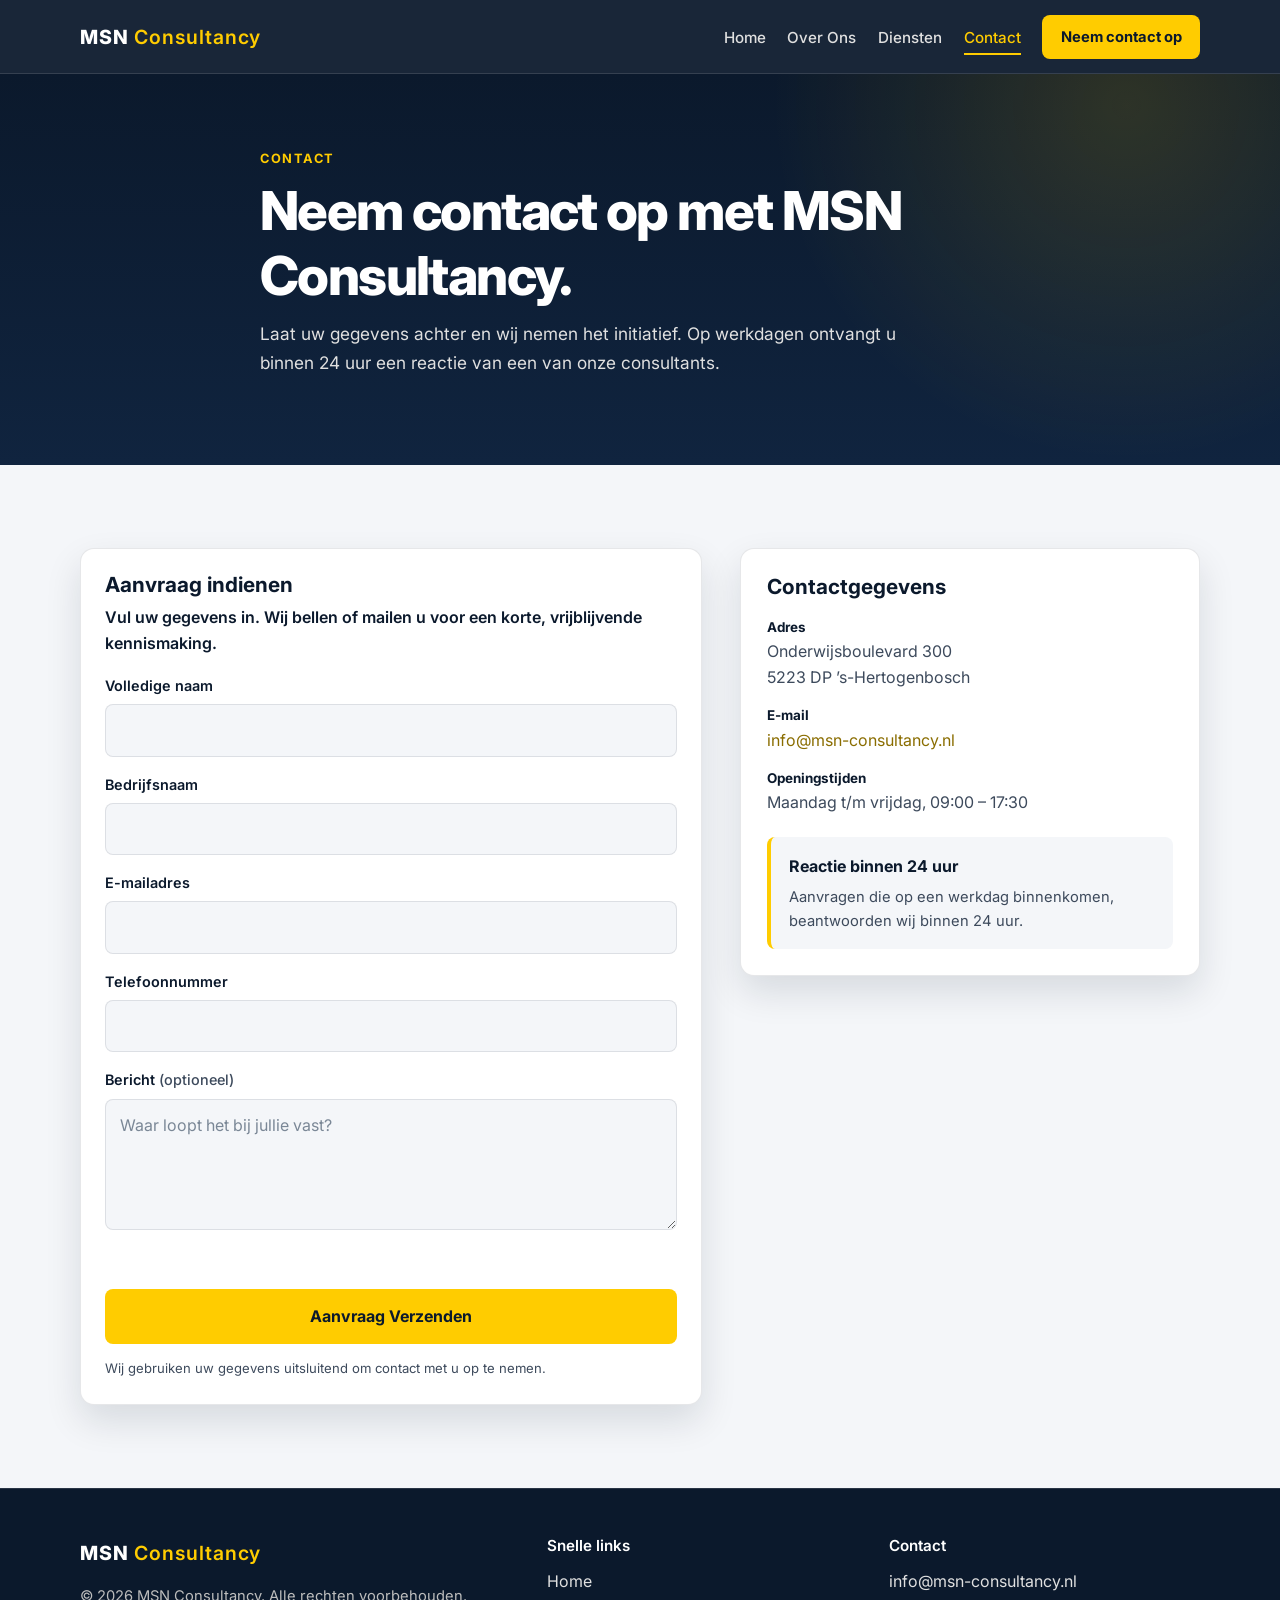
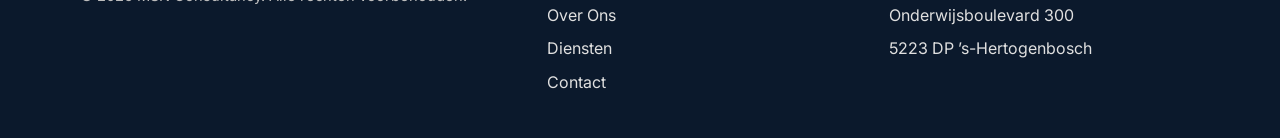
<file: contact.html>
<!DOCTYPE html>
<html lang="nl">
<head>
  <meta charset="UTF-8">
  <meta name="viewport" content="width=device-width, initial-scale=1.0">
  <meta name="description" content="Neem contact op met MSN Consultancy. Wij reageren op werkdagen binnen 24 uur.">
  <title>Contact | MSN Consultancy</title>
  <link rel="preconnect" href="https://fonts.googleapis.com">
  <link rel="preconnect" href="https://fonts.gstatic.com" crossorigin>
  <link href="https://fonts.googleapis.com/css2?family=Inter:wght@400;500;600;700;800&display=swap" rel="stylesheet">
  <link rel="stylesheet" href="style.css">
</head>
<body>
  <header class="header">
    <div class="container nav-wrap">
      <a href="index.html" class="logo" aria-label="MSN Consultancy home">MSN <span class="logo-accent">Consultancy</span></a>
      <button class="nav-toggle" id="navToggle" aria-label="Menu openen" aria-expanded="false" aria-controls="primaryNav">
        <span></span>
        <span></span>
        <span></span>
      </button>
      <nav class="nav" id="primaryNav" aria-label="Hoofdnavigatie">
        <ul class="nav-list">
          <li><a href="index.html" class="nav-link">Home</a></li>
          <li><a href="over-ons.html" class="nav-link">Over Ons</a></li>
          <li><a href="diensten.html" class="nav-link">Diensten</a></li>
          <li><a href="contact.html" class="nav-link">Contact</a></li>
          <li class="nav-cta-item"><a href="contact.html" class="btn btn-primary nav-cta">Neem contact op</a></li>
        </ul>
      </nav>
    </div>
  </header>

  <main>
    <section class="page-hero">
      <div class="container page-hero-inner">
        <p class="eyebrow">Contact</p>
        <h1>Neem contact op met MSN Consultancy.</h1>
        <p class="hero-sub">Laat uw gegevens achter en wij nemen het initiatief. Op werkdagen ontvangt u binnen 24 uur een reactie van een van onze consultants.</p>
      </div>
    </section>

    <section class="section section-light">
      <div class="container contact-layout">
        <form class="contact-form" id="contactForm" action="https://formspree.io/f/xjyvoypo" method="POST" novalidate>
          <h2 class="form-title">Aanvraag indienen</h2>
          <p class="form-intro">Vul uw gegevens in. Wij bellen of mailen u voor een korte, vrijblijvende kennismaking.</p>
          <div class="form-field">
            <label for="name">Volledige naam</label>
            <input type="text" id="name" name="name" autocomplete="name" required>
          </div>
          <div class="form-field">
            <label for="company">Bedrijfsnaam</label>
            <input type="text" id="company" name="company" autocomplete="organization" required>
          </div>
          <div class="form-field">
            <label for="email">E-mailadres</label>
            <input type="email" id="email" name="email" autocomplete="email" required>
          </div>
          <div class="form-field">
            <label for="phone">Telefoonnummer</label>
            <input type="tel" id="phone" name="phone" autocomplete="tel" required>
          </div>
          <div class="form-field">
            <label for="message">Bericht <span class="optional">(optioneel)</span></label>
            <textarea id="message" name="message" rows="4" placeholder="Waar loopt het bij jullie vast?"></textarea>
          </div>
          <p class="form-status" id="formStatus" role="status" aria-live="polite"></p>
          <button type="submit" class="btn btn-primary btn-block">Aanvraag Verzenden</button>
          <p class="form-note">Wij gebruiken uw gegevens uitsluitend om contact met u op te nemen.</p>
        </form>

        <div class="form-success" id="formSuccess" role="status" aria-live="polite" tabindex="-1" hidden>
          <span class="form-success-icon" aria-hidden="true">✓</span>
          <h2>Bedankt, je bericht is verzonden.</h2>
          <p>We nemen zo snel mogelijk contact op. Op werkdagen reageren we binnen 24 uur.</p>
          <p class="form-note">Liever direct schakelen? Mail ons op <a href="mailto:info@msn-consultancy.nl">info@msn-consultancy.nl</a>.</p>
        </div>

        <aside class="contact-card">
          <h2 class="contact-card-title">Contactgegevens</h2>
          <ul class="contact-details">
            <li>
              <strong>Adres</strong>
              Onderwijsboulevard 300<br>
              5223 DP ’s-Hertogenbosch
            </li>
            <li>
              <strong>E-mail</strong>
              <a href="mailto:info@msn-consultancy.nl">info@msn-consultancy.nl</a>
            </li>
            <li>
              <strong>Openingstijden</strong>
              Maandag t/m vrijdag, 09:00 – 17:30
            </li>
          </ul>
          <div class="response-note">
            <p class="response-title">Reactie binnen 24 uur</p>
            <p>Aanvragen die op een werkdag binnenkomen, beantwoorden wij binnen 24 uur.</p>
          </div>
        </aside>
      </div>
    </section>
  </main>

  <footer class="footer">
    <div class="container footer-grid">
      <div>
        <a href="index.html" class="footer-brand" aria-label="MSN Consultancy home">MSN <span class="logo-accent">Consultancy</span></a>
        <p class="footer-copy">© 2026 MSN Consultancy. Alle rechten voorbehouden.</p>
      </div>
      <div>
        <h3>Snelle links</h3>
        <ul class="footer-links">
          <li><a href="index.html">Home</a></li>
          <li><a href="over-ons.html">Over Ons</a></li>
          <li><a href="diensten.html">Diensten</a></li>
          <li><a href="contact.html">Contact</a></li>
        </ul>
      </div>
      <div>
        <h3>Contact</h3>
        <ul class="footer-links">
          <li><a href="mailto:info@msn-consultancy.nl">info@msn-consultancy.nl</a></li>
          <li>Onderwijsboulevard 300</li>
          <li>5223 DP ’s-Hertogenbosch</li>
        </ul>
      </div>
    </div>
  </footer>

  <script src="script.js"></script>
</body>
</html>
</file>
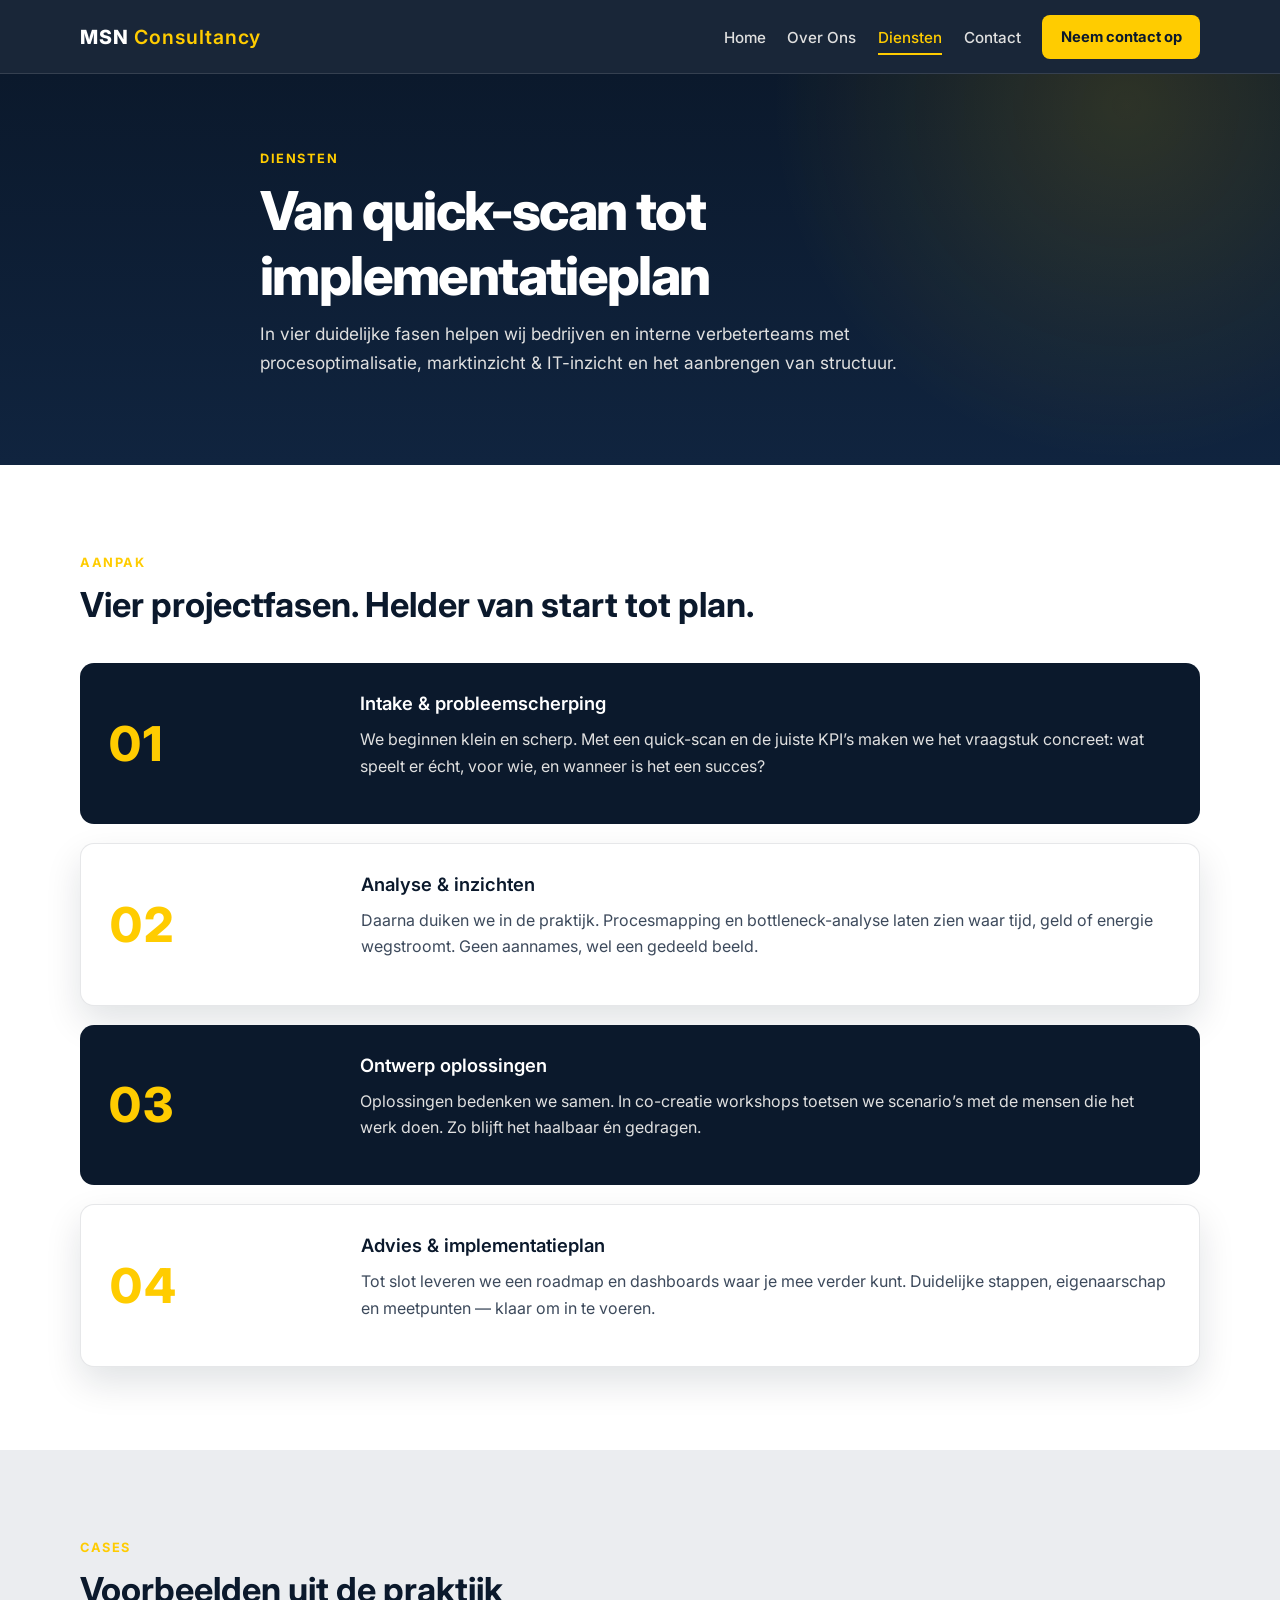
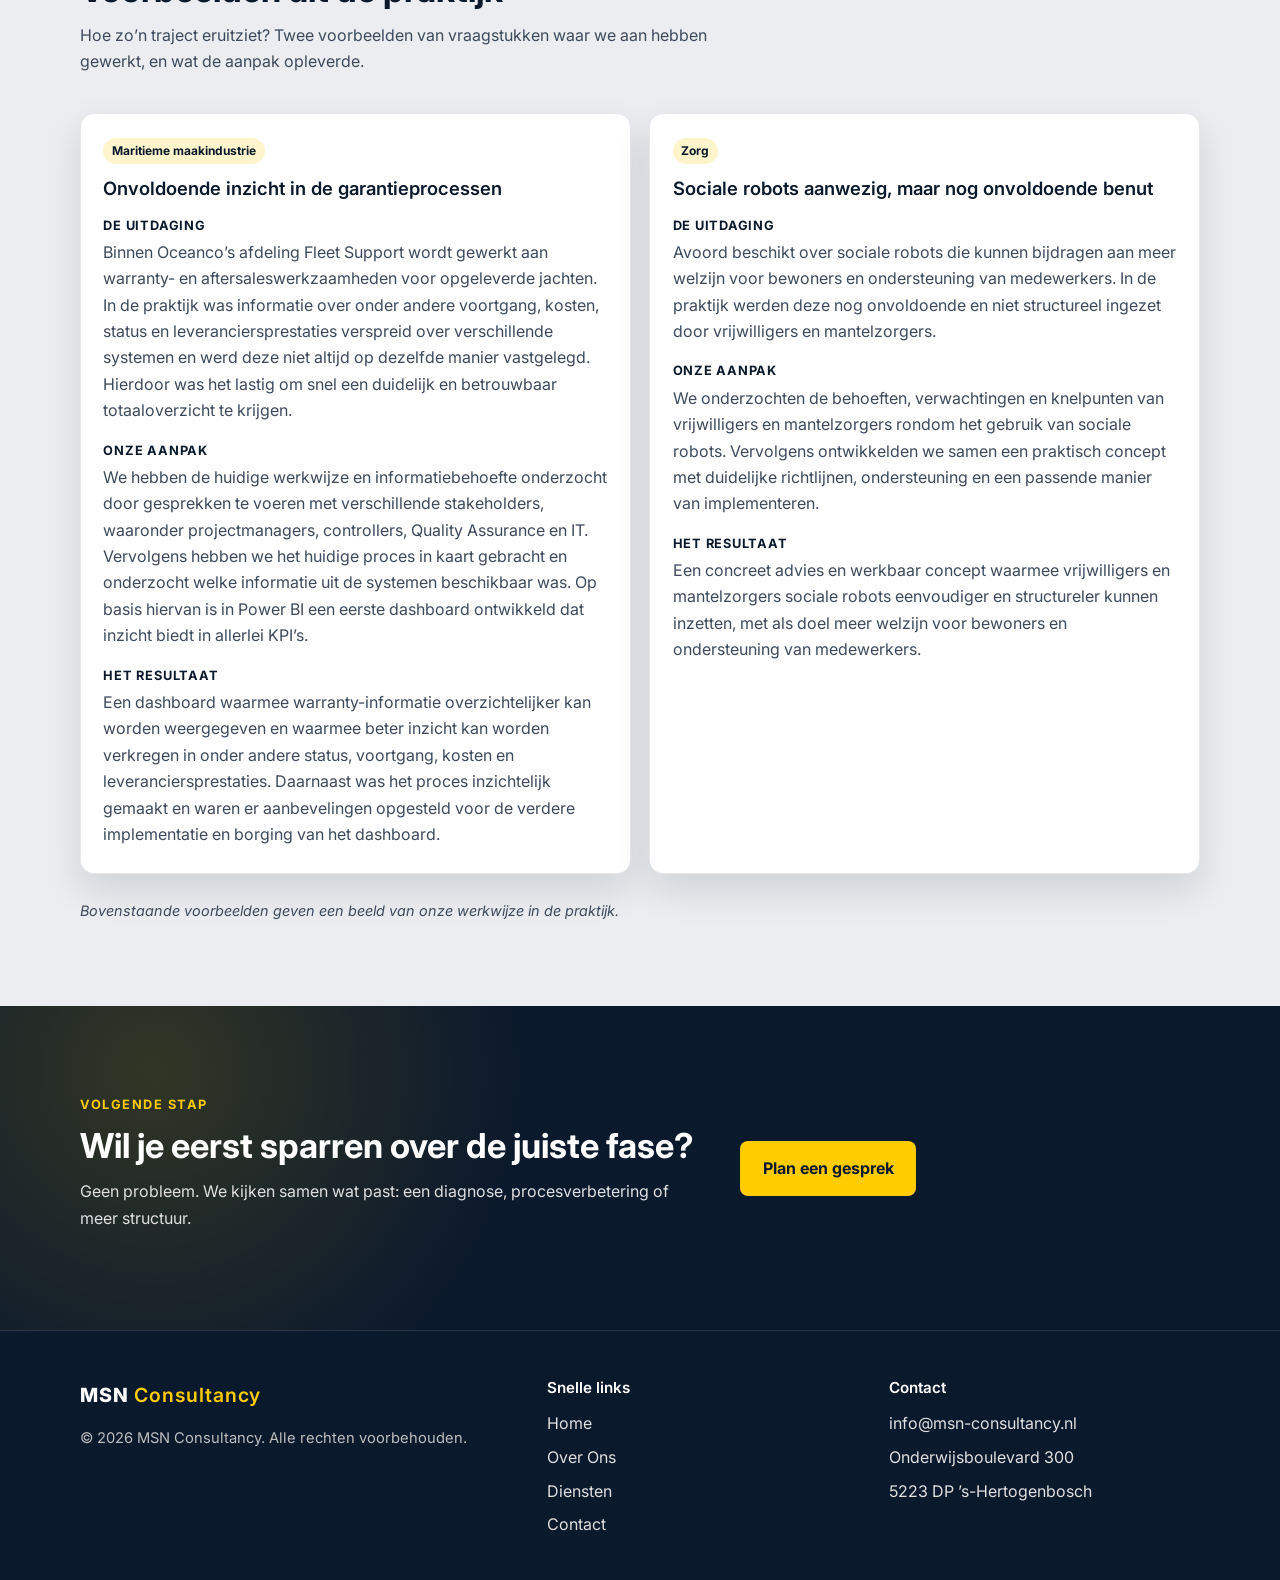
<file: diensten.html>
<!DOCTYPE html>
<html lang="nl">
<head>
  <meta charset="UTF-8">
  <meta name="viewport" content="width=device-width, initial-scale=1.0">
  <meta name="description" content="Diensten van MSN Consultancy: procesoptimalisatie, financieel & IT-inzicht en structuur in vier duidelijke projectfasen.">
  <title>Diensten | MSN Consultancy</title>
  <link rel="preconnect" href="https://fonts.googleapis.com">
  <link rel="preconnect" href="https://fonts.gstatic.com" crossorigin>
  <link href="https://fonts.googleapis.com/css2?family=Inter:wght@400;500;600;700;800&display=swap" rel="stylesheet">
  <link rel="stylesheet" href="style.css">
</head>
<body>
  <header class="header">
    <div class="container nav-wrap">
      <a href="index.html" class="logo" aria-label="MSN Consultancy home">MSN <span class="logo-accent">Consultancy</span></a>
      <button class="nav-toggle" id="navToggle" aria-label="Menu openen" aria-expanded="false" aria-controls="primaryNav">
        <span></span>
        <span></span>
        <span></span>
      </button>
      <nav class="nav" id="primaryNav" aria-label="Hoofdnavigatie">
        <ul class="nav-list">
          <li><a href="index.html" class="nav-link">Home</a></li>
          <li><a href="over-ons.html" class="nav-link">Over Ons</a></li>
          <li><a href="diensten.html" class="nav-link">Diensten</a></li>
          <li><a href="contact.html" class="nav-link">Contact</a></li>
          <li class="nav-cta-item"><a href="contact.html" class="btn btn-primary nav-cta">Neem contact op</a></li>
        </ul>
      </nav>
    </div>
  </header>

  <main>
    <section class="page-hero">
      <div class="container page-hero-inner">
        <p class="eyebrow">Diensten</p>
        <h1>Van quick-scan tot implementatieplan</h1>
        <p class="hero-sub"> In vier duidelijke fasen helpen wij bedrijven en interne verbeterteams met procesoptimalisatie, marktinzicht &amp; IT-inzicht en het aanbrengen van structuur.</p>
      </div>
    </section>


    <section class="section section-white">
      <div class="container">
        <div class="section-header">
          <p class="eyebrow">Aanpak</p>
          <h2>Vier projectfasen. Helder van start tot plan.</h2>
        </div>
        <div class="service-stack">
          <article class="service-block dark">
            <span class="service-num">01</span>
            <div>
              <h3>Intake &amp; probleemscherping</h3>
              <p>
                We beginnen klein en scherp. Met een quick-scan en de juiste KPI’s maken we het vraagstuk
                concreet: wat speelt er écht, voor wie, en wanneer is het een succes?
              </p>
            </div>
          </article>
          <article class="service-block light">
            <span class="service-num">02</span>
            <div>
              <h3>Analyse &amp; inzichten</h3>
              <p>
                Daarna duiken we in de praktijk. Procesmapping en bottleneck-analyse laten zien waar
                tijd, geld of energie wegstroomt. Geen aannames, wel een gedeeld beeld.
              </p>
            </div>
          </article>
          <article class="service-block dark">
            <span class="service-num">03</span>
            <div>
              <h3>Ontwerp oplossingen</h3>
              <p>
                Oplossingen bedenken we samen. In co-creatie workshops toetsen we scenario’s met
                de mensen die het werk doen. Zo blijft het haalbaar én gedragen.
              </p>
            </div>
          </article>
          <article class="service-block light">
            <span class="service-num">04</span>
            <div>
              <h3>Advies &amp; implementatieplan</h3>
              <p>
                Tot slot leveren we een roadmap en dashboards waar je mee verder kunt. Duidelijke
                stappen, eigenaarschap en meetpunten — klaar om in te voeren.
              </p>
            </div>
          </article>
        </div>
      </div>
    </section>

    <section class="section section-muted">
      <div class="container">
        <div class="section-header">
          <p class="eyebrow">Cases</p>
          <h2>Voorbeelden uit de praktijk</h2>
          <p>Hoe zo’n traject eruitziet? Twee voorbeelden van vraagstukken waar we aan hebben gewerkt, en wat de aanpak opleverde.</p>
        </div>
        <div class="cards-grid cards-grid-2">
          <article class="case-card">
            <span class="case-sector">Maritieme maakindustrie</span>
            <h3>Onvoldoende inzicht in de garantieprocessen</h3>
            <p class="case-label"><strong>De uitdaging</strong></p>
            <p>Binnen Oceanco’s afdeling Fleet Support wordt gewerkt aan warranty- en aftersaleswerkzaamheden voor opgeleverde jachten. In de praktijk was informatie over onder andere voortgang, kosten, status en leveranciersprestaties verspreid over verschillende systemen en werd deze niet altijd op dezelfde manier vastgelegd. Hierdoor was het lastig om snel een duidelijk en betrouwbaar totaaloverzicht te krijgen.</p>
            <p class="case-label"><strong>Onze aanpak</strong></p>
            <p>We hebben de huidige werkwijze en informatiebehoefte onderzocht door gesprekken te voeren met verschillende stakeholders, waaronder projectmanagers, controllers, Quality Assurance en IT. Vervolgens hebben we het huidige proces in kaart gebracht en onderzocht welke informatie uit de systemen beschikbaar was. Op basis hiervan is in Power BI een eerste dashboard ontwikkeld dat inzicht biedt in allerlei KPI’s.</p>
            <p class="case-label"><strong>Het resultaat</strong></p>
            <p>Een dashboard waarmee warranty-informatie overzichtelijker kan worden weergegeven en waarmee beter inzicht kan worden verkregen in onder andere status, voortgang, kosten en leveranciersprestaties. Daarnaast was het proces inzichtelijk gemaakt en waren er aanbevelingen opgesteld voor de verdere implementatie en borging van het dashboard.</p>
          </article>
          <article class="case-card">
            <span class="case-sector">Zorg</span>
            <h3>Sociale robots aanwezig, maar nog onvoldoende benut</h3>
            <p class="case-label"><strong>De uitdaging</strong></p>
            <p>Avoord beschikt over sociale robots die kunnen bijdragen aan meer welzijn voor bewoners en ondersteuning van medewerkers. In de praktijk werden deze nog onvoldoende en niet structureel ingezet door vrijwilligers en mantelzorgers.</p>
            <p class="case-label"><strong>Onze aanpak</strong></p>
            <p>We onderzochten de behoeften, verwachtingen en knelpunten van vrijwilligers en mantelzorgers rondom het gebruik van sociale robots. Vervolgens ontwikkelden we samen een praktisch concept met duidelijke richtlijnen, ondersteuning en een passende manier van implementeren.</p>
            <p class="case-label"><strong>Het resultaat</strong></p>
            <p>Een concreet advies en werkbaar concept waarmee vrijwilligers en mantelzorgers sociale robots eenvoudiger en structureler kunnen inzetten, met als doel meer welzijn voor bewoners en ondersteuning van medewerkers.</p>
          </article>
        </div>
        <p class="case-disclaimer">Bovenstaande voorbeelden geven een beeld van onze werkwijze in de praktijk.</p>
      </div>
    </section>

    <section class="section cta-band">
      <div class="container cta-split">
        <div>
          <p class="eyebrow">Volgende stap</p>
          <h2>Wil je eerst sparren over de juiste fase?</h2>
          <p>Geen probleem. We kijken samen wat past: een diagnose, procesverbetering of meer structuur.</p>
        </div>
        <div>
          <a href="contact.html" class="btn btn-primary">Plan een gesprek</a>
        </div>
      </div>
    </section>
  </main>

  <footer class="footer">
    <div class="container footer-grid">
      <div>
        <a href="index.html" class="footer-brand" aria-label="MSN Consultancy home">MSN <span class="logo-accent">Consultancy</span></a>
        <p class="footer-copy">© 2026 MSN Consultancy. Alle rechten voorbehouden.</p>
      </div>
      <div>
        <h3>Snelle links</h3>
        <ul class="footer-links">
          <li><a href="index.html">Home</a></li>
          <li><a href="over-ons.html">Over Ons</a></li>
          <li><a href="diensten.html">Diensten</a></li>
          <li><a href="contact.html">Contact</a></li>
        </ul>
      </div>
      <div>
        <h3>Contact</h3>
        <ul class="footer-links">
          <li><a href="mailto:info@msn-consultancy.nl">info@msn-consultancy.nl</a></li>
          <li>Onderwijsboulevard 300</li>
          <li>5223 DP ’s-Hertogenbosch</li>
        </ul>
      </div>
    </div>
  </footer>

  <script src="script.js"></script>
</body>
</html>
</file>
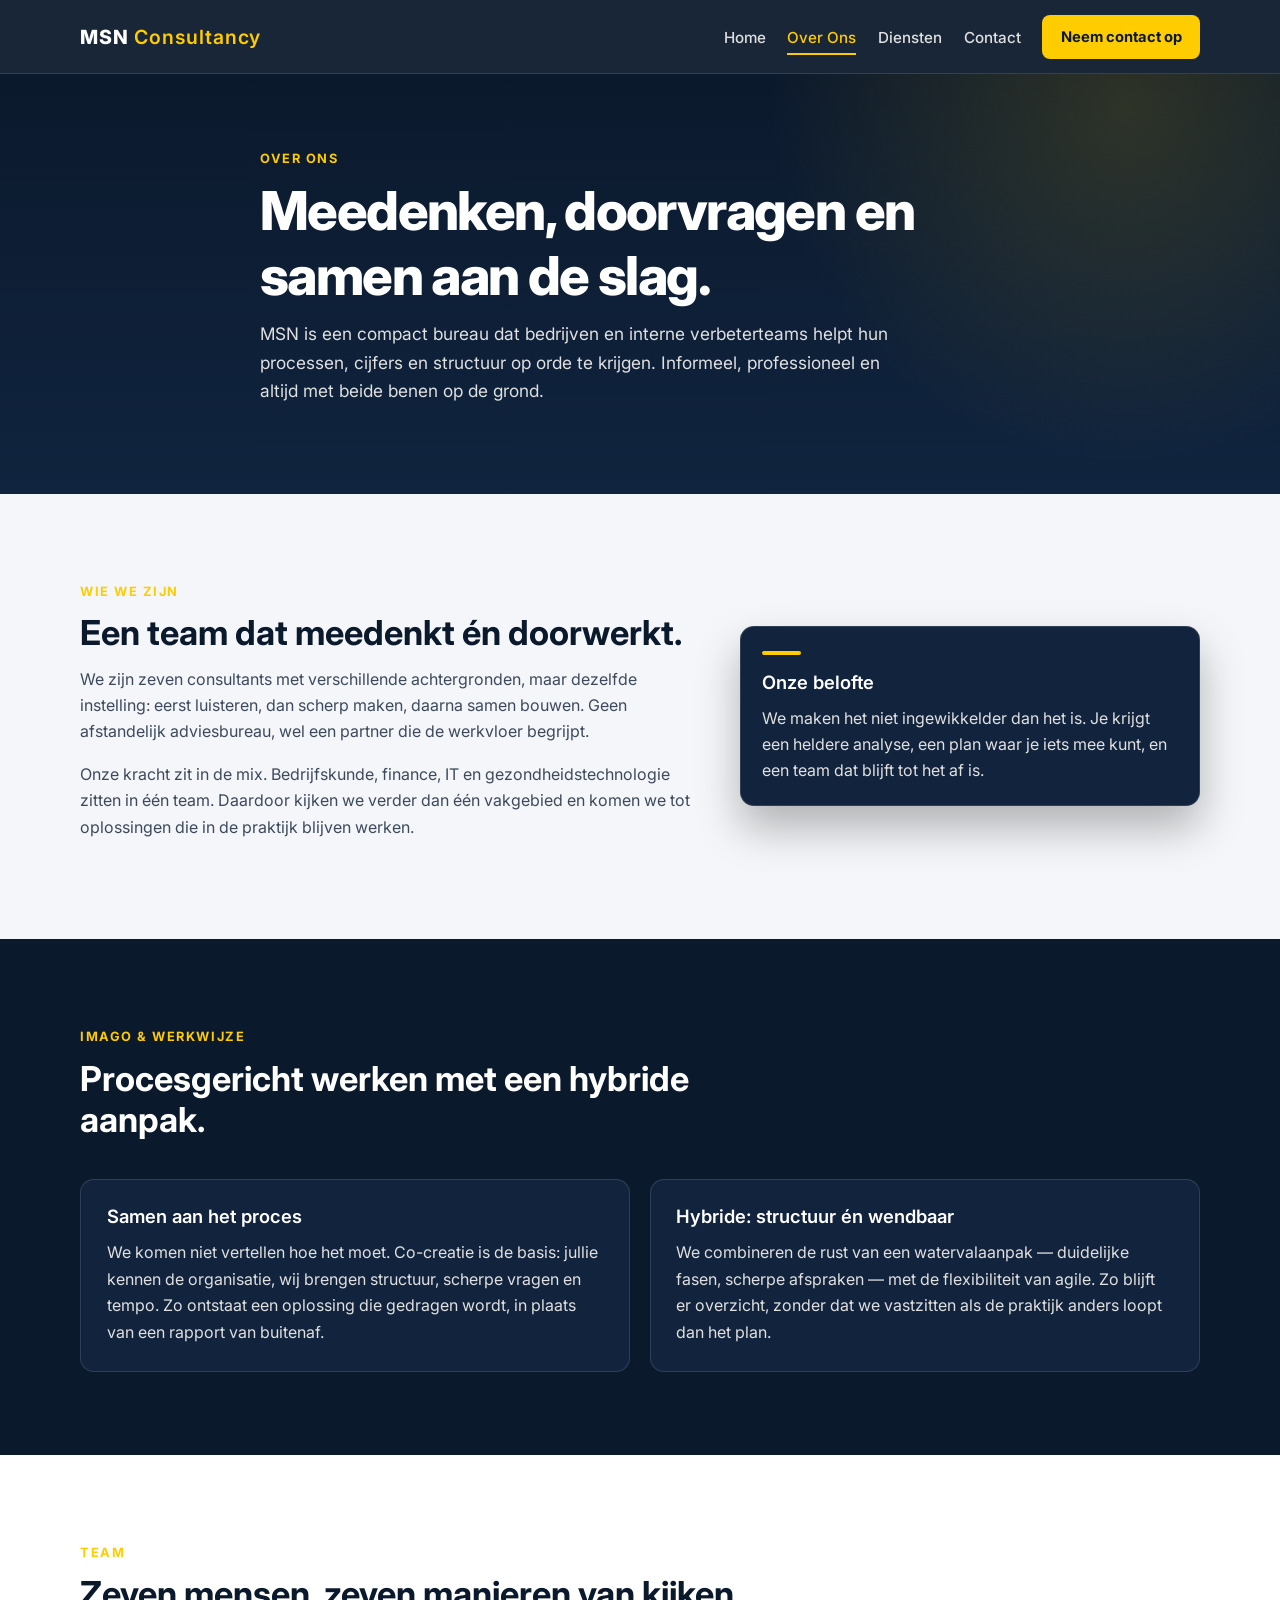
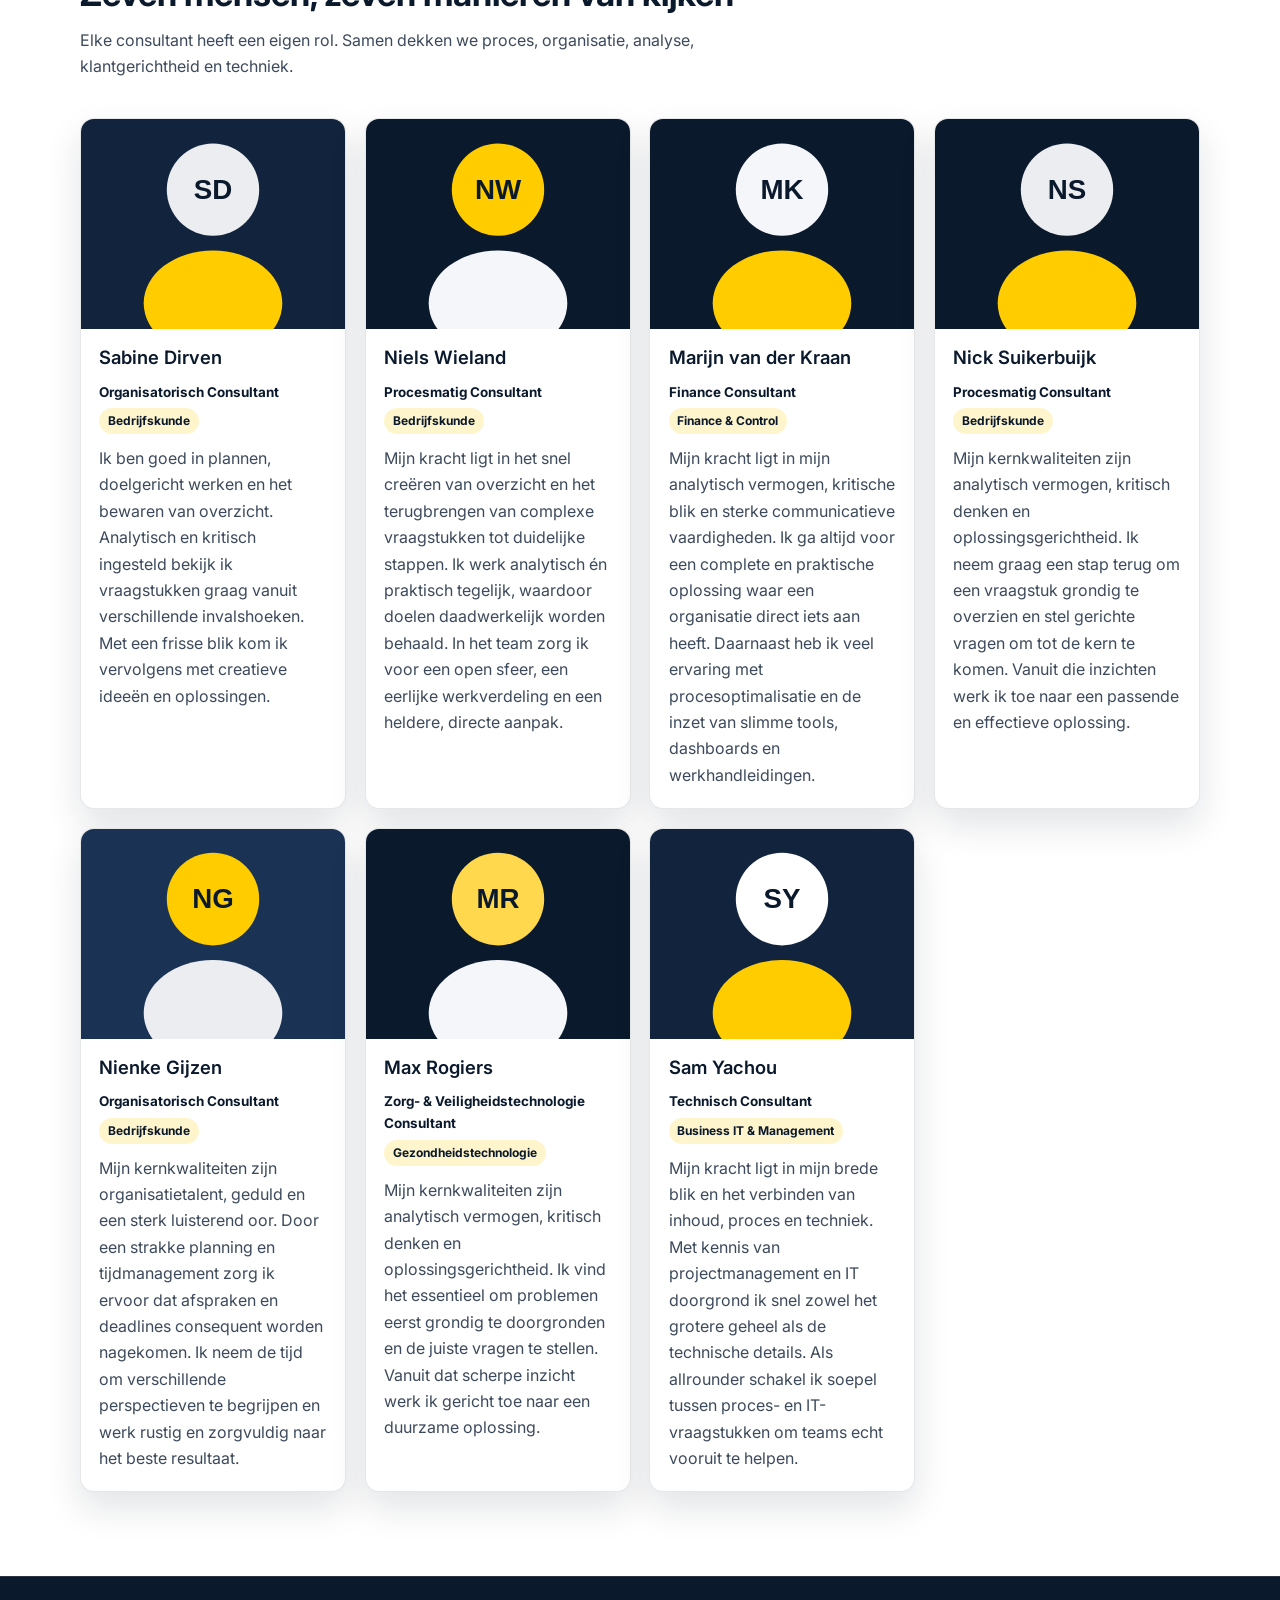
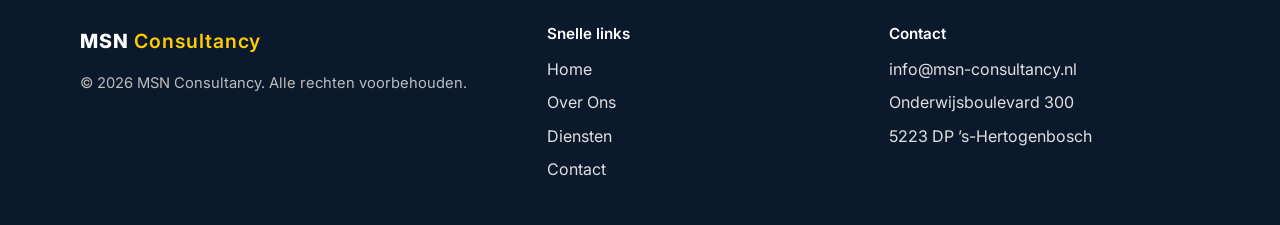
<file: over-ons.html>
<!DOCTYPE html>
<html lang="nl">
<head>
  <meta charset="UTF-8">
  <meta name="viewport" content="width=device-width, initial-scale=1.0">
  <meta name="description" content="Over MSN Consultancy: hybride werkwijze en het team van zeven consultants.">
  <title>Over Ons | MSN Consultancy</title>
  <link rel="preconnect" href="https://fonts.googleapis.com">
  <link rel="preconnect" href="https://fonts.gstatic.com" crossorigin>
  <link href="https://fonts.googleapis.com/css2?family=Inter:wght@400;500;600;700;800&display=swap" rel="stylesheet">
  <link rel="stylesheet" href="style.css">
</head>
<body>
  <header class="header">
    <div class="container nav-wrap">
      <a href="index.html" class="logo" aria-label="MSN Consultancy home">MSN <span class="logo-accent">Consultancy</span></a>
      <button class="nav-toggle" id="navToggle" aria-label="Menu openen" aria-expanded="false" aria-controls="primaryNav">
        <span></span>
        <span></span>
        <span></span>
      </button>
      <nav class="nav" id="primaryNav" aria-label="Hoofdnavigatie">
        <ul class="nav-list">
          <li><a href="index.html" class="nav-link">Home</a></li>
          <li><a href="over-ons.html" class="nav-link">Over Ons</a></li>
          <li><a href="diensten.html" class="nav-link">Diensten</a></li>
          <li><a href="contact.html" class="nav-link">Contact</a></li>
          <li class="nav-cta-item"><a href="contact.html" class="btn btn-primary nav-cta">Neem contact op</a></li>
        </ul>
      </nav>
    </div>
  </header>

  <main>
    <section class="page-hero">
      <div class="container page-hero-inner">
        <p class="eyebrow">Over ons</p>
        <h1>Meedenken, doorvragen en samen aan de slag.</h1>
        <p class="hero-sub">MSN is een compact bureau dat bedrijven en interne verbeterteams helpt hun processen, cijfers en structuur op orde te krijgen. Informeel, professioneel en altijd met beide benen op de grond.</p>
      </div>
    </section>

    <section class="section section-light">
      <div class="container vision-grid">
        <div>
          <p class="eyebrow">Wie we zijn</p>
          <h2>Een team dat meedenkt én doorwerkt.</h2>
          <p>
            We zijn zeven consultants met verschillende achtergronden, maar dezelfde instelling:
            eerst luisteren, dan scherp maken, daarna samen bouwen. Geen afstandelijk adviesbureau,
            wel een partner die de werkvloer begrijpt.
          </p>
          <p>
            Onze kracht zit in de mix. Bedrijfskunde, finance, IT en gezondheidstechnologie zitten
            in één team. Daardoor kijken we verder dan één vakgebied en komen we tot oplossingen
            die in de praktijk blijven werken.
          </p>
        </div>
        <aside class="card card-dark">
          <div class="card-accent"></div>
          <h3>Onze belofte</h3>
          <p>We maken het niet ingewikkelder dan het is. Je krijgt een heldere analyse, een plan waar je iets mee kunt, en een team dat blijft tot het af is.</p>
        </aside>
      </div>
    </section>

    <section class="section section-navy">
      <div class="container">
        <div class="section-header">
          <p class="eyebrow">Imago &amp; werkwijze</p>
          <h2>Procesgericht werken met een hybride aanpak.</h2>
        </div>
        <div class="method-grid">
          <article class="method-card">
            <h3>Samen aan het proces</h3>
            <p>
              We komen niet vertellen hoe het moet. Co-creatie is de basis: jullie kennen de
              organisatie, wij brengen structuur, scherpe vragen en tempo. Zo ontstaat een oplossing
              die gedragen wordt, in plaats van een rapport van buitenaf.
            </p>
          </article>
          <article class="method-card">
            <h3>Hybride: structuur én wendbaar</h3>
            <p>
              We combineren de rust van een watervalaanpak — duidelijke fasen, scherpe afspraken —
              met de flexibiliteit van agile. Zo blijft er overzicht, zonder dat we vastzitten als
              de praktijk anders loopt dan het plan.
            </p>
          </article>
        </div>
      </div>
    </section>

    <section class="section section-white">
      <div class="container">
        <div class="section-header">
          <p class="eyebrow">Team</p>
          <h2>Zeven mensen, zeven manieren van kijken</h2>
          <p>Elke consultant heeft een eigen rol. Samen dekken we proces, organisatie, analyse, klantgerichtheid en techniek.</p>
        </div>

        <div class="team-grid">
          <article class="team-card">
            <div class="team-photo">
              <img src="images/team-2.svg" alt="Foto-placeholder van Sabine Dirven">
            </div>
            <div class="team-body">
              <h3>Sabine Dirven</h3>
              <p class="team-role">Organisatorisch Consultant</p>
              <span class="team-study">Bedrijfskunde</span>
              <p>Ik ben goed in plannen, doelgericht werken en het bewaren van overzicht. Analytisch en kritisch ingesteld bekijk ik vraagstukken graag vanuit verschillende invalshoeken. Met een frisse blik kom ik vervolgens met creatieve ideeën en oplossingen.</p>
            </div>
          </article>

          <article class="team-card">
            <div class="team-photo">
              <img src="images/team-1.svg" alt="Foto-placeholder van Niels Wieland">
            </div>
            <div class="team-body">
              <h3>Niels Wieland</h3>
              <p class="team-role">Procesmatig Consultant</p>
              <span class="team-study">Bedrijfskunde</span>
              <p>Mijn kracht ligt in het snel creëren van overzicht en het terugbrengen van complexe vraagstukken tot duidelijke stappen. Ik werk analytisch én praktisch tegelijk, waardoor doelen daadwerkelijk worden behaald. In het team zorg ik voor een open sfeer, een eerlijke werkverdeling en een heldere, directe aanpak.</p>
            </div>
          </article>

          <article class="team-card">
            <div class="team-photo">
              <img src="images/team-3.svg" alt="Foto-placeholder van Marijn van der Kraan">
            </div>
            <div class="team-body">
              <h3>Marijn van der Kraan</h3>
              <p class="team-role">Finance Consultant</p>
              <span class="team-study">Finance &amp; Control</span>
              <p>Mijn kracht ligt in mijn analytisch vermogen, kritische blik en sterke communicatieve vaardigheden. Ik ga altijd voor een complete en praktische oplossing waar een organisatie direct iets aan heeft. Daarnaast heb ik veel ervaring met procesoptimalisatie en de inzet van slimme tools, dashboards en werkhandleidingen.</p>
            </div>
          </article>

          <article class="team-card">
            <div class="team-photo">
              <img src="images/team-7.svg" alt="Foto-placeholder van Nick Suikerbuijk">
            </div>
            <div class="team-body">
              <h3>Nick Suikerbuijk</h3>
              <p class="team-role">Procesmatig Consultant</p>
              <span class="team-study">Bedrijfskunde</span>
              <p>Mijn kernkwaliteiten zijn analytisch vermogen, kritisch denken en oplossingsgerichtheid. Ik neem graag een stap terug om een vraagstuk grondig te overzien en stel gerichte vragen om tot de kern te komen. Vanuit die inzichten werk ik toe naar een passende en effectieve oplossing.</p>
            </div>
          </article>

          <article class="team-card">
            <div class="team-photo">
              <img src="images/team-4.svg" alt="Foto-placeholder van Nienke Gijzen">
            </div>
            <div class="team-body">
              <h3>Nienke Gijzen</h3>
              <p class="team-role">Organisatorisch Consultant</p>
              <span class="team-study">Bedrijfskunde</span>
              <p>Mijn kernkwaliteiten zijn organisatietalent, geduld en een sterk luisterend oor. Door een strakke planning en tijdmanagement zorg ik ervoor dat afspraken en deadlines consequent worden nagekomen. Ik neem de tijd om verschillende perspectieven te begrijpen en werk rustig en zorgvuldig naar het beste resultaat.</p>
            </div>
          </article>

          <article class="team-card">
            <div class="team-photo">
              <img src="images/team-5.svg" alt="Foto-placeholder van Max Rogiers">
            </div>
            <div class="team-body">
              <h3>Max Rogiers</h3>
              <p class="team-role">Zorg- &amp; Veiligheidstechnologie Consultant</p>
              <span class="team-study">Gezondheidstechnologie</span>
              <p>Mijn kernkwaliteiten zijn analytisch vermogen, kritisch denken en oplossingsgerichtheid. Ik vind het essentieel om problemen eerst grondig te doorgronden en de juiste vragen te stellen. Vanuit dat scherpe inzicht werk ik gericht toe naar een duurzame oplossing.</p>
            </div>
          </article>

          <article class="team-card">
            <div class="team-photo">
              <img src="images/team-6.svg" alt="Foto-placeholder van Sam Yachou">
            </div>
            <div class="team-body">
              <h3>Sam Yachou</h3>
              <p class="team-role">Technisch Consultant</p>
              <span class="team-study">Business IT &amp; Management</span>
              <p>Mijn kracht ligt in mijn brede blik en het verbinden van inhoud, proces en techniek. Met kennis van projectmanagement en IT doorgrond ik snel zowel het grotere geheel als de technische details. Als allrounder schakel ik soepel tussen proces- en IT-vraagstukken om teams echt vooruit te helpen.</p>
            </div>
          </article>
        </div>
      </div>
    </section>
  </main>

  <footer class="footer">
    <div class="container footer-grid">
      <div>
        <a href="index.html" class="footer-brand" aria-label="MSN Consultancy home">MSN <span class="logo-accent">Consultancy</span></a>
        <p class="footer-copy">© 2026 MSN Consultancy. Alle rechten voorbehouden.</p>
      </div>
      <div>
        <h3>Snelle links</h3>
        <ul class="footer-links">
          <li><a href="index.html">Home</a></li>
          <li><a href="over-ons.html">Over Ons</a></li>
          <li><a href="diensten.html">Diensten</a></li>
          <li><a href="contact.html">Contact</a></li>
        </ul>
      </div>
      <div>
        <h3>Contact</h3>
        <ul class="footer-links">
          <li><a href="mailto:info@msn-consultancy.nl">info@msn-consultancy.nl</a></li>
          <li>Onderwijsboulevard 300</li>
          <li>5223 DP ’s-Hertogenbosch</li>
        </ul>
      </div>
    </div>
  </footer>

  <script src="script.js"></script>
</body>
</html>
</file>
<file: style.css>
:root {
  --color-navy: #0b192c;
  --color-navy-elevated: #12243d;
  --color-accent: #ffcc00;
  --color-accent-hover: #ffd633;
  --color-light: #f4f6f9;
  --color-muted-bg: #ebedf0;
  --color-white: #ffffff;
  --color-text-on-dark: #ffffff;
  --color-body-on-dark: #e0e0e0;
  --color-text-on-light: #0b192c;
  --color-body-on-light: #3d4a5c;
  --color-border-dark: rgba(255, 255, 255, 0.12);
  --color-border-light: rgba(11, 25, 44, 0.1);
  --header-height: 4.6rem;
  --radius: 14px;
  --shadow: 0 16px 36px rgba(11, 25, 44, 0.12);
  --shadow-strong: 0 22px 44px rgba(0, 0, 0, 0.28);
  --max-width: 1120px;
  --font: "Inter", system-ui, -apple-system, Segoe UI, sans-serif;
}

*,
*::before,
*::after {
  box-sizing: border-box;
}

html {
  scroll-behavior: smooth;
}

body {
  margin: 0;
  font-family: var(--font);
  background: var(--color-white);
  color: var(--color-body-on-light);
  line-height: 1.65;
}

img {
  max-width: 100%;
  display: block;
}

a {
  color: var(--color-accent);
  text-decoration: none;
}

a:hover {
  color: var(--color-accent-hover);
}

h1,
h2,
h3 {
  color: var(--color-text-on-light);
  line-height: 1.2;
  margin: 0 0 0.75rem;
}

h1 {
  font-size: clamp(2.05rem, 5vw, 3.35rem);
  font-weight: 800;
  letter-spacing: -0.03em;
}

h2 {
  font-size: clamp(1.55rem, 3vw, 2.15rem);
  font-weight: 700;
}

h3 {
  font-size: 1.15rem;
  font-weight: 600;
}

p {
  margin: 0 0 1rem;
}

.container {
  width: min(100% - 2rem, var(--max-width));
  margin-inline: auto;
}

.eyebrow {
  display: inline-block;
  margin-bottom: 0.65rem;
  color: var(--color-accent);
  font-size: 0.8rem;
  font-weight: 700;
  letter-spacing: 0.12em;
  text-transform: uppercase;
}

.section {
  padding: 5.2rem 0;
}

.section-navy {
  background: var(--color-navy);
  color: var(--color-body-on-dark);
}

.section-navy h1,
.section-navy h2,
.section-navy h3 {
  color: var(--color-text-on-dark);
}

.section-light {
  background: var(--color-light);
}

.section-muted {
  background: var(--color-muted-bg);
}

.section-white {
  background: var(--color-white);
}

.section-header {
  max-width: 680px;
  margin-bottom: 2.4rem;
}

.section-header.centered {
  margin-inline: auto;
  text-align: center;
}

.btn {
  display: inline-flex;
  align-items: center;
  justify-content: center;
  border: 0;
  border-radius: 8px;
  padding: 0.9rem 1.4rem;
  font: inherit;
  font-weight: 700;
  cursor: pointer;
  transition: background 0.2s ease, transform 0.2s ease, color 0.2s ease, border-color 0.2s ease;
}

.btn-primary {
  background: var(--color-accent);
  color: var(--color-navy);
}

.btn-primary:hover {
  background: var(--color-accent-hover);
  color: var(--color-navy);
  transform: translateY(-1px);
}

.btn-ghost {
  background: transparent;
  color: var(--color-text-on-dark);
  border: 1px solid var(--color-border-dark);
}

.btn-ghost:hover {
  border-color: var(--color-accent);
  color: var(--color-accent);
}

.hero-actions {
  display: flex;
  flex-wrap: wrap;
  gap: 0.8rem;
}

.header {
  position: sticky;
  top: 0;
  z-index: 100;
  height: var(--header-height);
  background: rgba(11, 25, 44, 0.94);
  border-bottom: 1px solid var(--color-border-dark);
  backdrop-filter: blur(12px);
}

.nav-wrap {
  height: var(--header-height);
  display: flex;
  align-items: center;
  justify-content: space-between;
  gap: 1rem;
}

.logo {
  display: inline-flex;
  align-items: baseline;
  gap: 0.3rem;
  color: var(--color-text-on-dark);
  font-size: 1.22rem;
  font-weight: 800;
  letter-spacing: 0.05em;
  white-space: nowrap;
}

.logo:hover {
  color: var(--color-text-on-dark);
}

.logo-accent {
  color: var(--color-accent);
  font-weight: 600;
}

.nav-list {
  display: flex;
  align-items: center;
  gap: 1.35rem;
  list-style: none;
  margin: 0;
  padding: 0;
}

.nav-cta {
  padding: 0.6rem 1.15rem;
  font-size: 0.92rem;
}

.nav-link {
  color: var(--color-body-on-dark);
  font-weight: 500;
  font-size: 0.95rem;
  position: relative;
}

.nav-link:hover,
.nav-link.active {
  color: var(--color-accent);
}

.nav-link.active::after {
  content: "";
  position: absolute;
  left: 0;
  right: 0;
  bottom: -0.55rem;
  height: 2px;
  background: var(--color-accent);
}

.nav-toggle {
  display: none;
  width: 2.5rem;
  height: 2.5rem;
  padding: 0;
  border: 1px solid var(--color-border-dark);
  border-radius: 8px;
  background: transparent;
  cursor: pointer;
}

.nav-toggle span {
  display: block;
  width: 1.15rem;
  height: 2px;
  margin: 4px auto;
  background: var(--color-text-on-dark);
  transition: transform 0.2s ease, opacity 0.2s ease;
}

.nav-toggle.is-open span:nth-child(1) {
  transform: translateY(6px) rotate(45deg);
}

.nav-toggle.is-open span:nth-child(2) {
  opacity: 0;
}

.nav-toggle.is-open span:nth-child(3) {
  transform: translateY(-6px) rotate(-45deg);
}

.hero,
.page-hero {
  background:
    radial-gradient(circle at 88% 8%, rgba(255, 204, 0, 0.14), transparent 30%),
    linear-gradient(180deg, #0b192c 0%, #10243f 100%);
  color: var(--color-body-on-dark);
}

.hero h1,
.page-hero h1 {
  color: var(--color-text-on-dark);
}

.hero {
  padding: 6.4rem 0 6rem;
}

.page-hero {
  padding: 4.4rem 0 3.8rem;
}

.hero-inner,
.page-hero-inner {
  max-width: 760px;
}

.hero-sub {
  font-size: 1.08rem;
  max-width: 640px;
  margin-bottom: 1.7rem;
}

.cards-grid {
  display: grid;
  grid-template-columns: repeat(4, 1fr);
  gap: 1.15rem;
}

.cards-grid-3 {
  grid-template-columns: repeat(3, 1fr);
}

.cards-grid-2 {
  grid-template-columns: repeat(2, 1fr);
}

.card {
  background: var(--color-white);
  border: 1px solid var(--color-border-light);
  border-radius: var(--radius);
  padding: 1.45rem 1.3rem 1.35rem;
  box-shadow: var(--shadow);
  transition: transform 0.2s ease, box-shadow 0.2s ease;
}

.card:hover {
  transform: translateY(-4px);
  box-shadow: 0 20px 40px rgba(11, 25, 44, 0.16);
}

.card-dark {
  background: var(--color-navy-elevated);
  border-color: var(--color-border-dark);
  color: var(--color-body-on-dark);
  box-shadow: var(--shadow-strong);
}

.card-dark h3 {
  color: var(--color-text-on-dark);
}

.card-accent {
  width: 2.4rem;
  height: 4px;
  margin-bottom: 1rem;
  background: var(--color-accent);
  border-radius: 99px;
}

.card p:last-child {
  margin-bottom: 0;
}

.card-link {
  display: inline-block;
  margin-top: 1rem;
  font-weight: 700;
  color: var(--color-navy);
}

.card-dark .card-link {
  color: var(--color-accent);
}

.vision-grid,
.contact-layout,
.cta-split {
  display: grid;
  grid-template-columns: 1.15fr 0.85fr;
  gap: 2.4rem;
  align-items: center;
}

.contact-layout {
  align-items: start;
}

.vision-panel {
  background: var(--color-navy);
  color: var(--color-body-on-dark);
  border-radius: var(--radius);
  padding: 1.8rem;
  box-shadow: var(--shadow-strong);
}

.vision-panel h3 {
  color: var(--color-text-on-dark);
}

.checklist {
  margin: 0;
  padding: 0;
  list-style: none;
}

.checklist li {
  position: relative;
  padding-left: 1.4rem;
  margin-bottom: 0.75rem;
}

.checklist li::before {
  content: "";
  position: absolute;
  left: 0;
  top: 0.55rem;
  width: 0.55rem;
  height: 0.55rem;
  background: var(--color-accent);
  border-radius: 50%;
}

.photo-card {
  background: var(--color-white);
  border: 1px solid var(--color-border-light);
  border-radius: var(--radius);
  padding: 0.7rem;
  box-shadow: var(--shadow);
}

.photo-frame {
  position: relative;
  overflow: hidden;
  border-radius: 10px;
  background:
    linear-gradient(160deg, rgba(11, 25, 44, 0.08), rgba(255, 204, 0, 0.18)),
    var(--color-muted-bg);
  min-height: 280px;
}

.photo-frame img {
  width: 100%;
  height: 360px;
  object-fit: cover;
}

.photo-frame.is-placeholder img {
  display: none;
}

.photo-frame.is-placeholder::after {
  content: "Informele groepsfoto volgt hier";
  position: absolute;
  inset: 0;
  display: grid;
  place-items: center;
  color: var(--color-navy);
  font-weight: 700;
}

.photo-caption {
  margin: 0.75rem 0.35rem 0.35rem;
  color: var(--color-body-on-light);
  font-size: 0.92rem;
}

.team-grid {
  display: grid;
  grid-template-columns: repeat(4, 1fr);
  gap: 1.15rem;
}

.team-card {
  display: flex;
  flex-direction: column;
  background: var(--color-white);
  border: 1px solid var(--color-border-light);
  border-radius: var(--radius);
  overflow: hidden;
  box-shadow: var(--shadow);
}

.team-photo {
  background: var(--color-muted-bg);
  height: 210px;
}

.team-photo img {
  width: 100%;
  height: 210px;
  object-fit: cover;
}

.team-body {
  display: flex;
  flex-direction: column;
  align-items: flex-start;
  flex: 1;
  padding: 1.1rem 1.15rem 1.25rem;
}

.team-body p:last-child {
  margin-bottom: 0;
}

.team-role {
  margin: 0 0 0.35rem;
  color: var(--color-navy);
  font-size: 0.84rem;
  font-weight: 700;
}

.team-study {
  display: inline-block;
  margin-bottom: 0.7rem;
  padding: 0.18rem 0.55rem;
  border-radius: 999px;
  background: rgba(255, 204, 0, 0.2);
  color: var(--color-navy);
  font-size: 0.75rem;
  font-weight: 700;
}

.case-card {
  display: flex;
  flex-direction: column;
  align-items: flex-start;
  background: var(--color-white);
  border: 1px solid var(--color-border-light);
  border-radius: var(--radius);
  padding: 1.5rem 1.4rem 1.6rem;
  box-shadow: var(--shadow);
}

.case-sector {
  display: inline-block;
  margin-bottom: 0.8rem;
  padding: 0.18rem 0.55rem;
  border-radius: 999px;
  background: rgba(255, 204, 0, 0.2);
  color: var(--color-navy);
  font-size: 0.75rem;
  font-weight: 700;
}

.case-card h3 {
  margin-bottom: 1rem;
}

.case-label {
  margin-bottom: 0.2rem;
  color: var(--color-navy);
  font-size: 0.8rem;
  font-weight: 700;
  text-transform: uppercase;
  letter-spacing: 0.06em;
}

.case-card p:last-child {
  margin-bottom: 0;
}

.case-disclaimer {
  margin: 1.6rem 0 0;
  color: var(--color-body-on-light);
  font-size: 0.9rem;
  font-style: italic;
}

.method-grid {
  display: grid;
  grid-template-columns: 1fr 1fr;
  gap: 1.2rem;
}

.method-card {
  background: var(--color-navy-elevated);
  border: 1px solid var(--color-border-dark);
  border-radius: var(--radius);
  padding: 1.6rem;
}

.method-card h3 {
  color: var(--color-text-on-dark);
}

.method-card p:last-child {
  margin-bottom: 0;
}

.service-stack {
  display: grid;
  gap: 1.2rem;
}

.service-block {
  display: grid;
  grid-template-columns: 0.28fr 1fr;
  gap: 1.5rem;
  align-items: center;
  border-radius: var(--radius);
  padding: 1.8rem;
}

.service-block.dark {
  background: var(--color-navy);
  color: var(--color-body-on-dark);
}

.service-block.dark h3 {
  color: var(--color-text-on-dark);
}

.service-block.light {
  background: var(--color-white);
  border: 1px solid var(--color-border-light);
  box-shadow: var(--shadow);
}

.service-num {
  color: var(--color-accent);
  font-size: clamp(2rem, 4vw, 3rem);
  font-weight: 800;
  letter-spacing: 0.04em;
}

.cta-band {
  background:
    radial-gradient(circle at 12% 20%, rgba(255, 204, 0, 0.16), transparent 32%),
    var(--color-navy);
  color: var(--color-body-on-dark);
}

.cta-band h2 {
  color: var(--color-text-on-dark);
}

.contact-card {
  background: var(--color-white);
  border: 1px solid var(--color-border-light);
  border-radius: var(--radius);
  padding: 1.6rem;
  box-shadow: var(--shadow);
}

.contact-card h3,
.contact-card-title {
  margin-bottom: 1rem;
}

.contact-card-title {
  font-size: 1.3rem;
}

.response-note {
  margin-top: 1.4rem;
  padding: 1rem 1.1rem;
  border-left: 4px solid var(--color-accent);
  border-radius: 8px;
  background: var(--color-light);
}

.response-title {
  margin-bottom: 0.3rem;
  color: var(--color-navy);
  font-weight: 700;
}

.response-note p:last-child {
  margin-bottom: 0;
  font-size: 0.92rem;
}

.contact-details {
  list-style: none;
  margin: 0;
  padding: 0;
}

.contact-details li {
  margin-bottom: 0.85rem;
}

.contact-details strong {
  display: block;
  color: var(--color-navy);
  font-size: 0.84rem;
}

.contact-details a {
  color: #8a6d00;
}

.contact-details a:hover {
  color: #6d5600;
}

.contact-form {
  background: var(--color-white);
  border: 1px solid var(--color-border-light);
  border-radius: var(--radius);
  padding: 1.5rem;
  box-shadow: var(--shadow);
}

.form-success {
  background: var(--color-white);
  border: 1px solid var(--color-border-light);
  border-radius: var(--radius);
  padding: 2.2rem 1.5rem;
  box-shadow: var(--shadow);
  text-align: center;
}

.form-success[hidden] {
  display: none;
}

.form-success-icon {
  display: grid;
  place-items: center;
  width: 3rem;
  height: 3rem;
  margin: 0 auto 1.1rem;
  border-radius: 50%;
  background: var(--color-accent);
  color: var(--color-navy);
  font-size: 1.5rem;
  font-weight: 700;
}

.form-success h2 {
  font-size: 1.3rem;
  margin-bottom: 0.6rem;
}

.form-success .form-note {
  margin-top: 1.1rem;
}

.form-field {
  margin-bottom: 1rem;
}

.form-field label {
  display: block;
  margin-bottom: 0.4rem;
  color: var(--color-navy);
  font-size: 0.9rem;
  font-weight: 600;
}

.form-intro {
  margin: 0 0 1.1rem;
  color: var(--color-navy);
  font-weight: 600;
}

.form-title {
  font-size: 1.3rem;
  margin-bottom: 0.35rem;
}

.form-note {
  margin: 0.9rem 0 0;
  color: var(--color-body-on-light);
  font-size: 0.82rem;
}

.btn-block {
  width: 100%;
}

.form-field input,
.form-field textarea {
  width: 100%;
  border: 1px solid var(--color-border-light);
  border-radius: 8px;
  background: var(--color-light);
  color: var(--color-navy);
  padding: 0.75rem 0.85rem;
  font: inherit;
}

.form-field textarea {
  resize: vertical;
}

.form-field label .optional {
  color: var(--color-body-on-light);
  font-weight: 500;
}

.btn:disabled {
  cursor: not-allowed;
  opacity: 0.7;
  transform: none;
}

.form-field input:focus,
.form-field textarea:focus {
  outline: 2px solid var(--color-accent);
  outline-offset: 1px;
}

.form-field input::placeholder,
.form-field textarea::placeholder {
  color: #7a8796;
}

.form-status {
  min-height: 1.4rem;
  margin: 0 0 0.8rem;
  font-size: 0.92rem;
}

.form-status.success {
  color: #1f6b3a;
}

.form-status.error {
  color: #b42318;
}

.footer {
  background: var(--color-navy);
  color: var(--color-body-on-dark);
  border-top: 1px solid var(--color-border-dark);
  padding: 3rem 0 2.2rem;
}

.footer h3 {
  color: var(--color-text-on-dark);
  font-size: 0.95rem;
  margin-bottom: 0.8rem;
}

.footer-grid {
  display: grid;
  grid-template-columns: 1.4fr 1fr 1fr;
  gap: 2rem;
}

.footer-brand {
  display: inline-flex;
  align-items: baseline;
  gap: 0.3rem;
  margin-bottom: 0.9rem;
  color: var(--color-text-on-dark);
  font-size: 1.22rem;
  font-weight: 800;
  letter-spacing: 0.05em;
  white-space: nowrap;
}

.footer-brand:hover {
  color: var(--color-text-on-dark);
}

.footer-copy {
  color: #bdbdbd;
  font-size: 0.92rem;
}

.footer-links {
  list-style: none;
  margin: 0;
  padding: 0;
}

.footer-links a {
  color: var(--color-body-on-dark);
}

.footer-links a:hover {
  color: var(--color-accent);
}

.footer-links li {
  margin-bottom: 0.45rem;
}

@media (max-width: 980px) {
  .cards-grid,
  .cards-grid-3,
  .cards-grid-2,
  .team-grid,
  .method-grid,
  .footer-grid {
    grid-template-columns: 1fr 1fr;
  }

  .vision-grid,
  .contact-layout,
  .cta-split,
  .service-block {
    grid-template-columns: 1fr;
  }
}

@media (max-width: 768px) {
  .nav-toggle {
    display: block;
  }

  .nav {
    position: absolute;
    top: var(--header-height);
    left: 0;
    right: 0;
    display: none;
    background: var(--color-navy);
    border-bottom: 1px solid var(--color-border-dark);
  }

  .nav.is-open {
    display: block;
  }

  .nav-list {
    flex-direction: column;
    gap: 0;
    padding: 0.6rem 1rem 1rem;
  }

  .nav-link {
    display: block;
    padding: 0.75rem 0.2rem;
  }

  .nav-link.active::after {
    display: none;
  }

  .nav-cta-item {
    margin-top: 0.6rem;
  }

  .nav-cta {
    width: 100%;
  }

  .hero,
  .page-hero {
    padding: 4.2rem 0 3.6rem;
  }

  .cards-grid,
  .cards-grid-3,
  .cards-grid-2,
  .team-grid,
  .method-grid,
  .footer-grid {
    grid-template-columns: 1fr;
  }

  .section {
    padding: 3.8rem 0;
  }

  .photo-frame img {
    height: 240px;
  }
}
</file>
